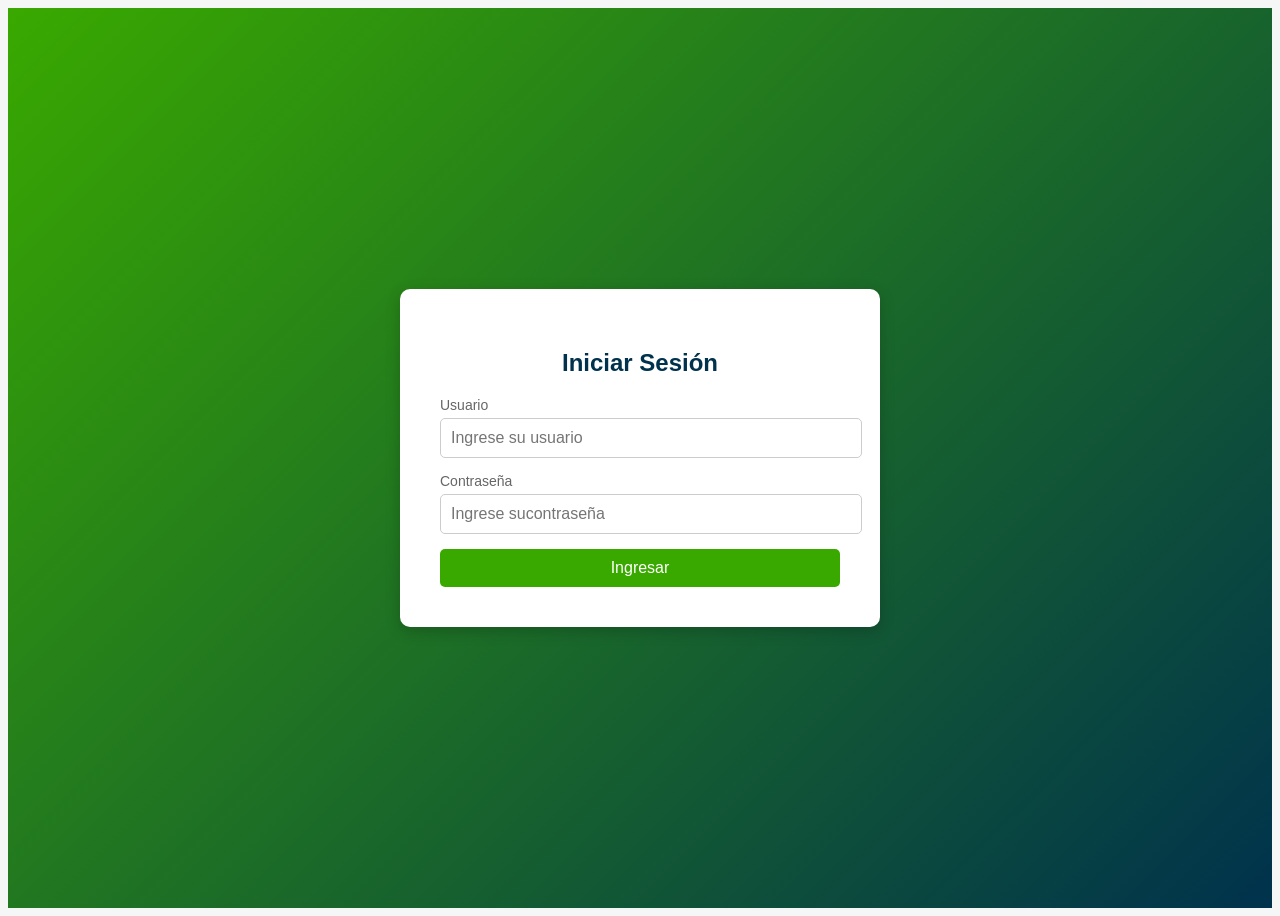
<file: index.html>
<!DOCTYPE html>
<html lang="es">
<head>
<meta charset="UTF-8">
<meta name="viewport" content="width=device-width, initial-scale=1.0">
<title>Login - SENA</title>
<link rel="stylesheet" href="estilo.css">
</head>
<body>
<div class="login-container">
<div class="login-box">
<h2>Iniciar Sesión</h2>
<form id="loginForm">
<div class="input-group">
<label for="usuario">Usuario</label>
<input type="text" id="usuario" required placeholder="Ingrese su usuario">
</div>
<div class="input-group">
<label for="password">Contraseña</label>
<input type="password" id="password" required placeholder="Ingrese su

contraseña">
</div>
<button type="submit" class="btn-login">Ingresar</button>
<p id="errorMsg" class="error-msg">Usuario o contraseña incorrectos</p>
</form>
</div>
</div>
<script src="script.js"></script>

</body>
</html>
</file>
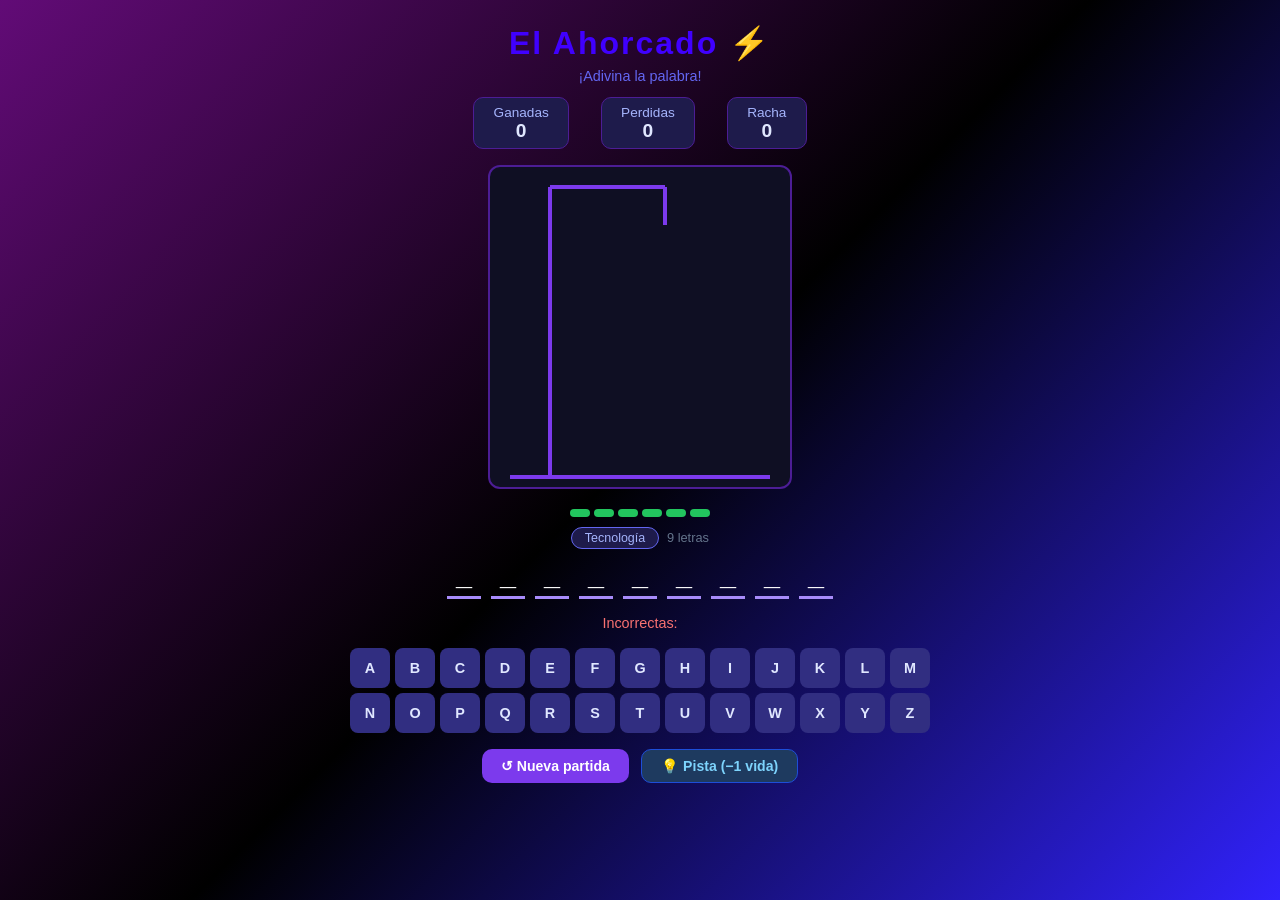
<file: Ahorcado/index.html>
<!DOCTYPE html>
<html lang="es">
<head>
  <meta charset="UTF-8">
  <meta name="viewport" content="width=device-width, initial-scale=1.0">
  <title>Juego del Ahorcado</title>
<link rel="stylesheet" href="estilo.css">
</head>

  <body>
  <div id="juego">
    <h1>El Ahorcado ⚡</h1>
    <p class="subtitulo" id="subtitulo">¡Adivina la palabra!</p>
    <div class="marcador">
      <div class="marca">Ganadas<span id="cntGanadas">0</span></div>
      <div class="marca">Perdidas<span id="cntPerdidas">0</span></div>
      <div class="marca">Racha<span id="cntRacha">0</span></div>
    </div>
    <canvas id="lienzo" width="300" height="320"></canvas>
    <div class="vida-bar" id="vidaBar"></div>
    <div class="info-palabra">
      <span class="categoria-badge" id="categoriaLabel">Categoría</span>
      <span style="color:#64748b;font-size:.8rem" id="longPalabra"></span>
    </div>
    <div id="palabraDisplay"></div>
    <p id="incorrectas">Incorrectas: <span id="listaIncorrectas"></span></p>
    <div id="teclado"></div>
    <div class="botones-accion">
      <button class="btn btn-reiniciar" onclick="iniciarJuego()">↺ Nueva partida</button>
      <button class="btn btn-pista" id="btnPista" onclick="darPista()">💡 Pista (−1 vida)</button>
    </div>
    <div id="mensaje"></div>
  </div>
  

  <script src="script.js"> 
    // — Siguiente paso: añadiremos el CSS —
  </script>
</body>
</html>
</file>
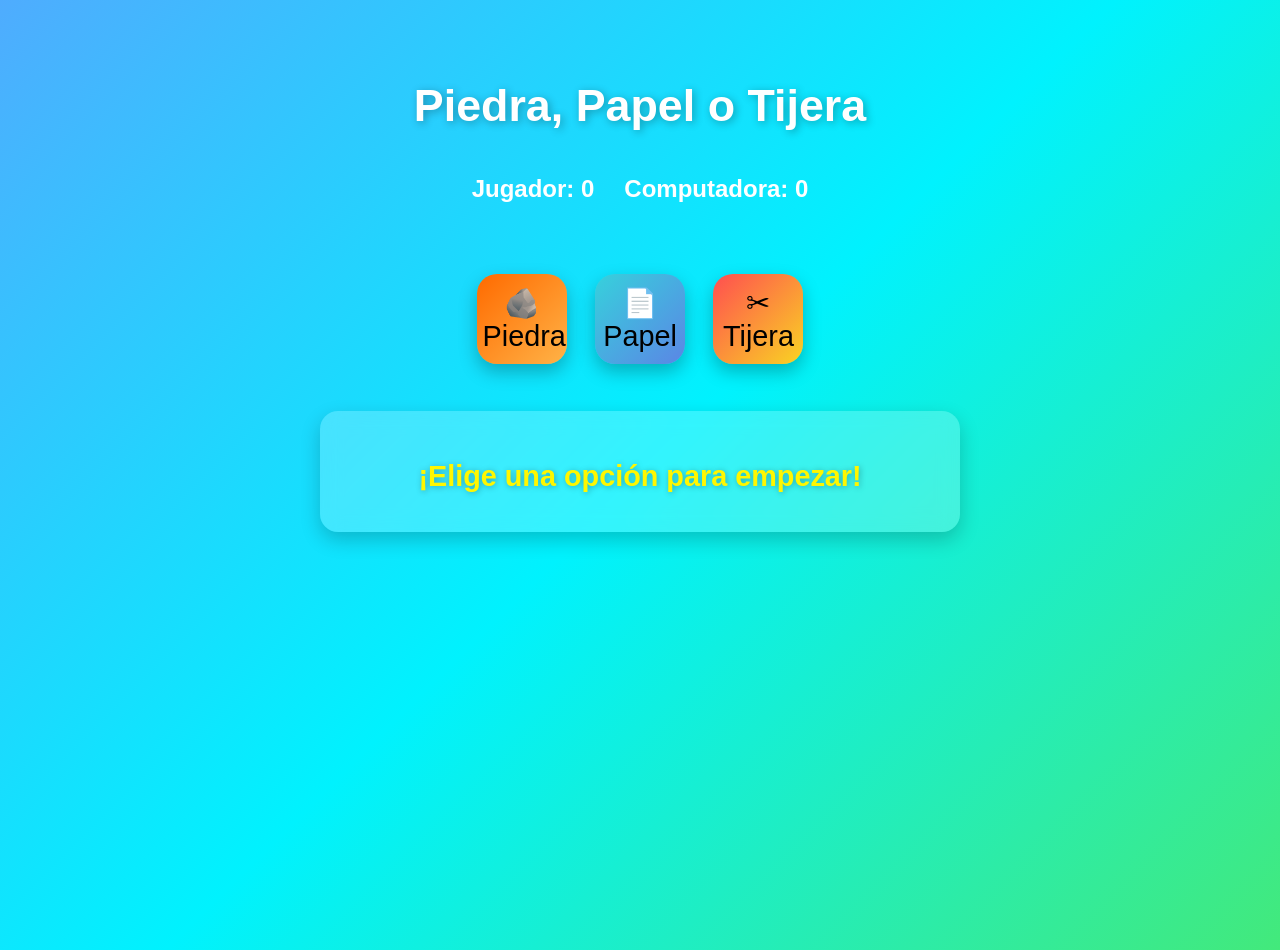
<file: piedra papel tijera/index.html>
<!DOCTYPE html>
<html lang="es">
<head>
  <meta charset="UTF-8">
  <title>Piedra, Papel o Tijera</title>
  <link rel="stylesheet" href="style.css"> <!-- importa los estilos -->
</head>
<body>
  <h1>Piedra, Papel o Tijera</h1>

  <!-- ZONA 1: Marcador de puntos -->
  <div class="marcador">
    <p>Jugador: <span id="puntos-jugador">0</span></p>
    <p>Computadora: <span id="puntos-computadora">0</span></p>
  </div>

  <!-- ZONA 2: Botones de elección -->
  <div class="opciones">
    <button class="boton-opcion" id="piedra">🪨 Piedra</button>
    <button class="boton-opcion" id="papel">📄 Papel</button>
    <button class="boton-opcion" id="tijera">✂ Tijera</button>
  </div>

  <!-- ZONA 3: Área de resultado -->
  <div class="resultado">
    <p id="mensaje">¡Elige una opción para empezar!</p>
    <p id="elecciones"></p>
  </div>

  <script src="script.js"></script> <!-- siempre al final del body -->
</body>
</html>
</file>
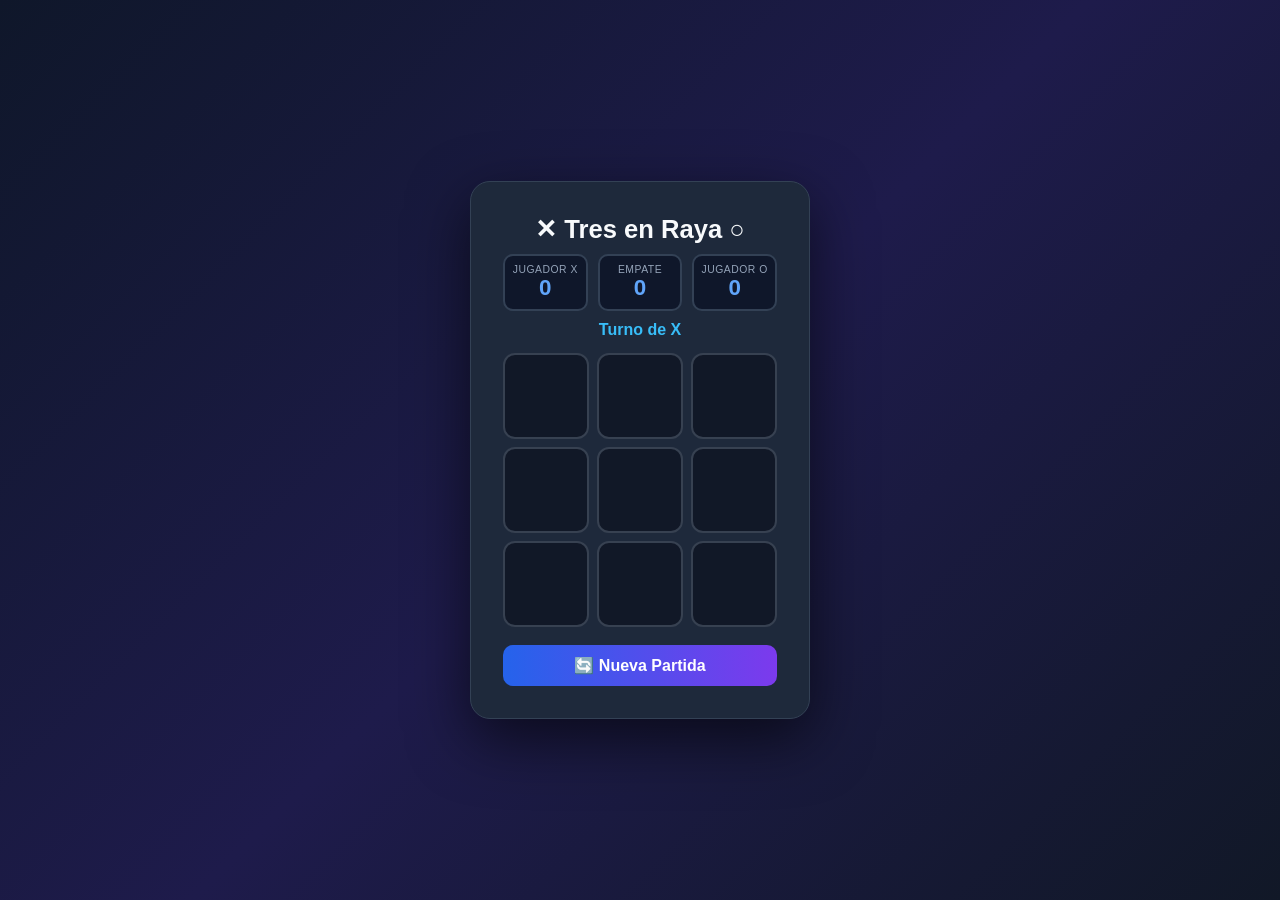
<file: tres en raya/index.html>
<!DOCTYPE html>
<html lang="es">
<head>
<meta charset="UTF-8">
<title>Tres en Raya</title>
<link rel="stylesheet" href="estilo.css">
</head>
<body>
<div class="game">
  <h1>✕ Tres en Raya ○</h1>
  <div class="scoreboard">
    <div class="score-box"><div class="lbl">Jugador X</div><div class="val" id="sx">0</div></div>
    <div class="score-box"><div class="lbl">Empate</div><div class="val" id="se">0</div></div>
    <div class="score-box"><div class="lbl">Jugador O</div><div class="val" id="so">0</div></div>
  </div>
  <p id="status">Turno de X</p>
  <div id="board">
    <div class="cell" data-index="0"></div><div class="cell" data-index="1"></div><div class="cell" data-index="2"></div>
    <div class="cell" data-index="3"></div><div class="cell" data-index="4"></div><div class="cell" data-index="5"></div>
    <div class="cell" data-index="6"></div><div class="cell" data-index="7"></div><div class="cell" data-index="8"></div>
  </div>
  <button id="restart">🔄 Nueva Partida</button>
</div>
<script src="script.js">
</script></body></html>
</file>
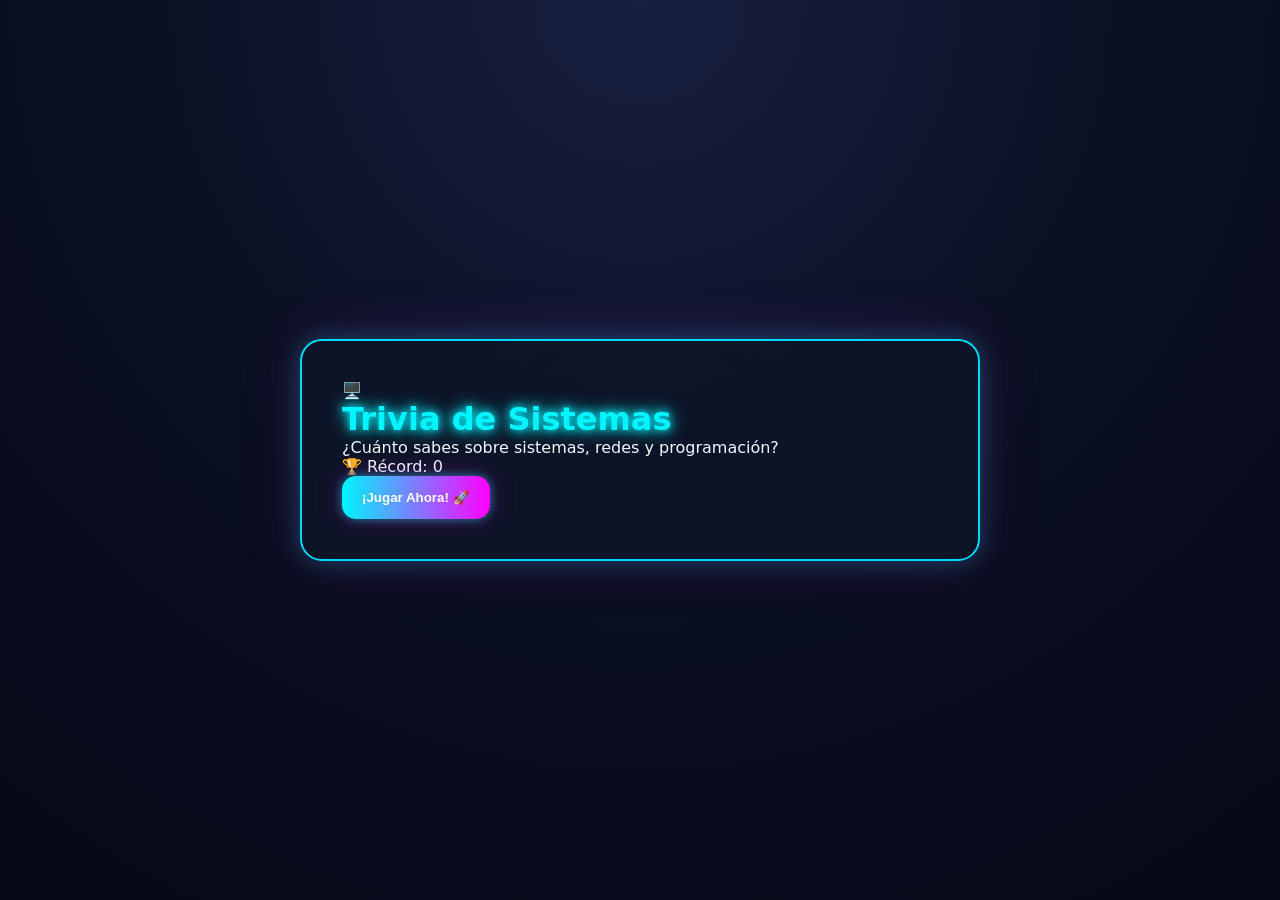
<file: trivia/index.html>
<!DOCTYPE html>
<html lang="es">
<head>
    <meta charset="UTF-8">
    <meta name="viewport" content="width=device-width, initial-scale=1.0">
    <title>Trivia de Sistemas</title>
    <link rel="stylesheet" href="style.css">
</head>

<body>

<div id="app">

    <!-- ===================== -->
    <!-- PANTALLA DE INICIO -->
    <!-- ===================== -->

    <div id="pantalla-inicio" class="pantalla">

        <div class="emoji-big">🖥️</div>

        <h1>Trivia de Sistemas</h1>

        <p>
            ¿Cuánto sabes sobre sistemas, redes y programación?
        </p>

        <div class="record">
            🏆 Récord:
            <span id="record-display">0</span>
        </div>

        <button id="btn-iniciar" onclick="iniciarJuego()">
            ¡Jugar Ahora! 🚀
        </button>

    </div>

    <!-- ===================== -->
    <!-- PANTALLA DEL JUEGO -->
    <!-- ===================== -->

    <div id="pantalla-juego" class="pantalla oculto">

        <div class="barra-top">

            <div class="progreso-texto">
                Pregunta
                <span id="num-actual">1</span>
                de
                <span id="total-preguntas">10</span>
            </div>

            <div class="puntaje-badge">
                ⭐
                <span id="puntaje-actual">0</span>
            </div>

        </div>

        <div class="barra-progreso">
            <div id="barra-fill"></div>
        </div>

        <div id="temporizador">
            ⏱
            <span id="tiempo">15</span>s
        </div>

        <div id="categoria" class="categoria-chip"></div>

        <div id="pregunta-texto" class="pregunta"></div>

        <div id="opciones" class="opciones-grid"></div>

        <div id="feedback" class="feedback oculto"></div>

        <button
            id="btn-siguiente"
            class="oculto"
            onclick="siguientePregunta()">

            Siguiente →

        </button>

    </div>

    <!-- ===================== -->
    <!-- RESULTADOS -->
    <!-- ===================== -->

    <div id="pantalla-resultado" class="pantalla oculto">

        <div id="resultado-emoji">🏆</div>

        <h2>¡Juego Terminado!</h2>

        <div class="puntaje-final">

            <span id="puntaje-final">0</span>

            <small> puntos</small>

        </div>

        <p id="mensaje-resultado"></p>

        <div class="record">

            🏆 Récord:

            <span id="record-display-final">0</span>

        </div>

        <button onclick="reiniciarJuego()">

            Jugar de Nuevo 🔄

        </button>

    </div>

</div>

<script src="script.js"></script>

</body>
</html>
</file>
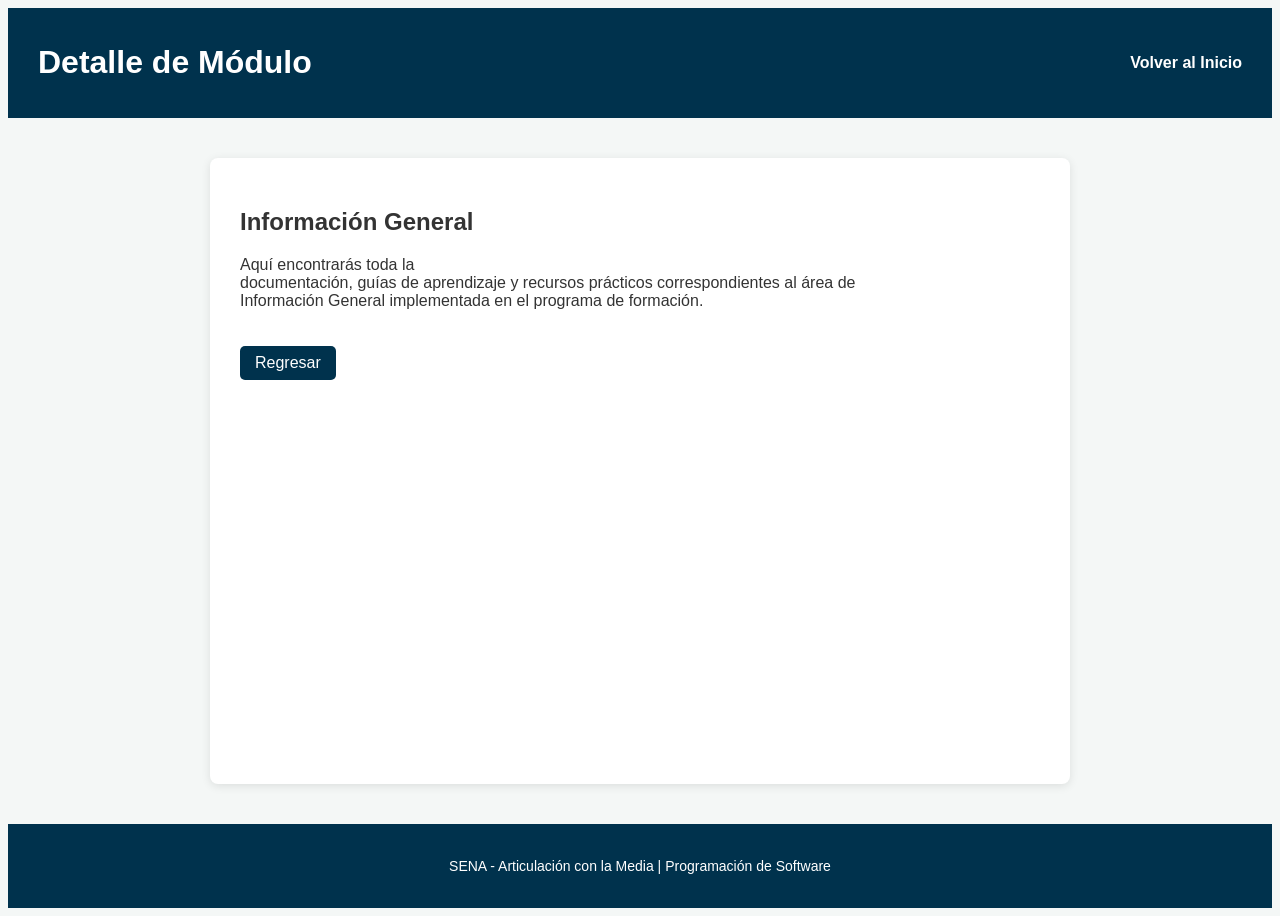
<file: detalle.html>
<!DOCTYPE html>
<html lang="es">
<head>
<meta charset="UTF-8">
<meta name="viewport" content="width=device-width, initial-scale=1.0">
<title>Detalle del Módulo</title>
<link rel="stylesheet" href="estilo.css">
</head>
<body style="display: flex; flex-direction: column;">
<header>
<h1>Detalle de Módulo</h1>
<nav>
<ul class="nav-menu">
<li><a href="principal.html">Volver al Inicio</a></li>
</ul>
</nav>
</header>
<div class="detalle-container">
<h2 id="tituloDetalle">Cargando...</h2>
<p id="textoDetalle">Información detallada sobre el módulo seleccionado...</p>
<a href="principal.html" class="btn-volver">Regresar</a>
</div>
<footer>
<p>SENA - Articulación con la Media | Programación de Software</p>
</footer>
<script src="script.js">
</script>

<script>
// Función específica para pintar la información según la tarjeta que se hizo clic
window.onload = function() {
const modulo = localStorage.getItem('moduloSeleccionado') || 'Información General';
document.getElementById('tituloDetalle').innerText = modulo;
document.getElementById('textoDetalle').innerText = `Aquí encontrarás toda la
documentación, guías de aprendizaje y recursos prácticos correspondientes al área de
${modulo} implementada en el programa de formación.`;
}
</script>
</body>
</html>
</file>
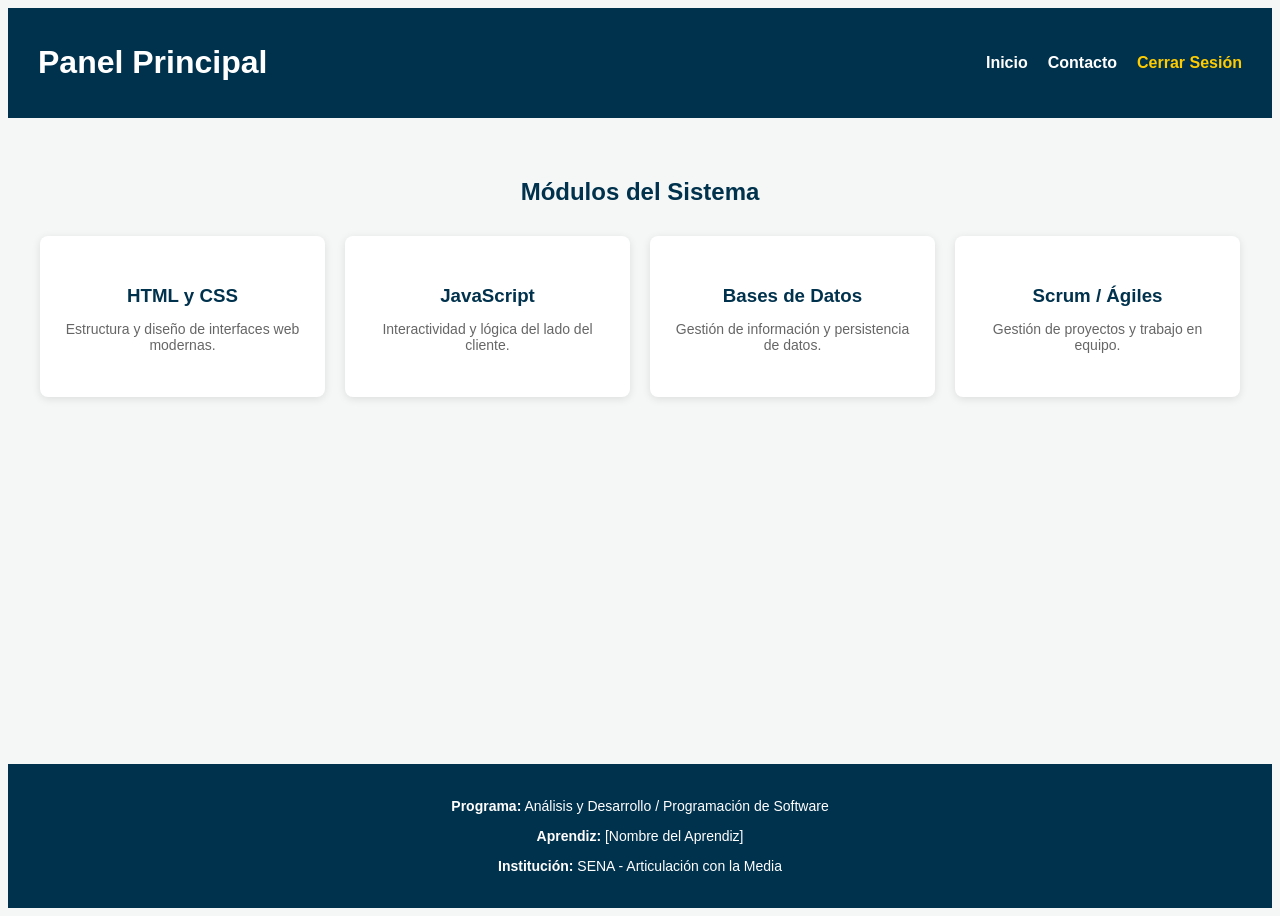
<file: principal.html>
<!DOCTYPE html>
<html lang="es">
<head>
<meta charset="UTF-8">
<meta name="viewport" content="width=device-width, initial-scale=1.0">
<title>Página Principal - Programación de Software</title>
<link rel="stylesheet" href="estilo.css">
</head>
<body>
<!-- Menú Superior -->
<header>
<h1>Panel Principal</h1>
<nav>
<ul class="nav-menu">
<li><a href="principal.html">Inicio</a></li>
<li><a href="#contacto">Contacto</a></li>
<li><a href="index.html" style="color: #ffcc00;">Cerrar Sesión</a></li>
</ul>
</nav>
</header>
<!-- Contenido con la Grilla de 4 tarjetas -->
<div class="main-content">
<h2>Módulos del Sistema</h2>
<div class="grid-tarjetas">
<div class="tarjeta" onclick="cargarDetalle('HTML y CSS')">
<h3>HTML y CSS</h3>
<p>Estructura y diseño de interfaces web modernas.</p>
</div>
<div class="tarjeta" onclick="cargarDetalle('JavaScript')">
<h3>JavaScript</h3>
<p>Interactividad y lógica del lado del cliente.</p>
</div>
<div class="tarjeta" onclick="cargarDetalle('Bases de Datos')">
<h3>Bases de Datos</h3>
<p>Gestión de información y persistencia de datos.</p>
</div>
<div class="tarjeta" onclick="cargarDetalle('Metodologías Ágiles')">
<h3>Scrum / Ágiles</h3>
<p>Gestión de proyectos y trabajo en equipo.</p>
</div>

</div>
</div>
<!-- Pie de página con datos institucionales -->
<footer>
<p><strong>Programa:</strong> Análisis y Desarrollo / Programación de Software</p>
<p><strong>Aprendiz:</strong> [Nombre del Aprendiz]</p>
<p><strong>Institución:</strong> SENA - Articulación con la Media</p>
</footer>
<script src="script.js"></script>
</body>
</html>
</file>
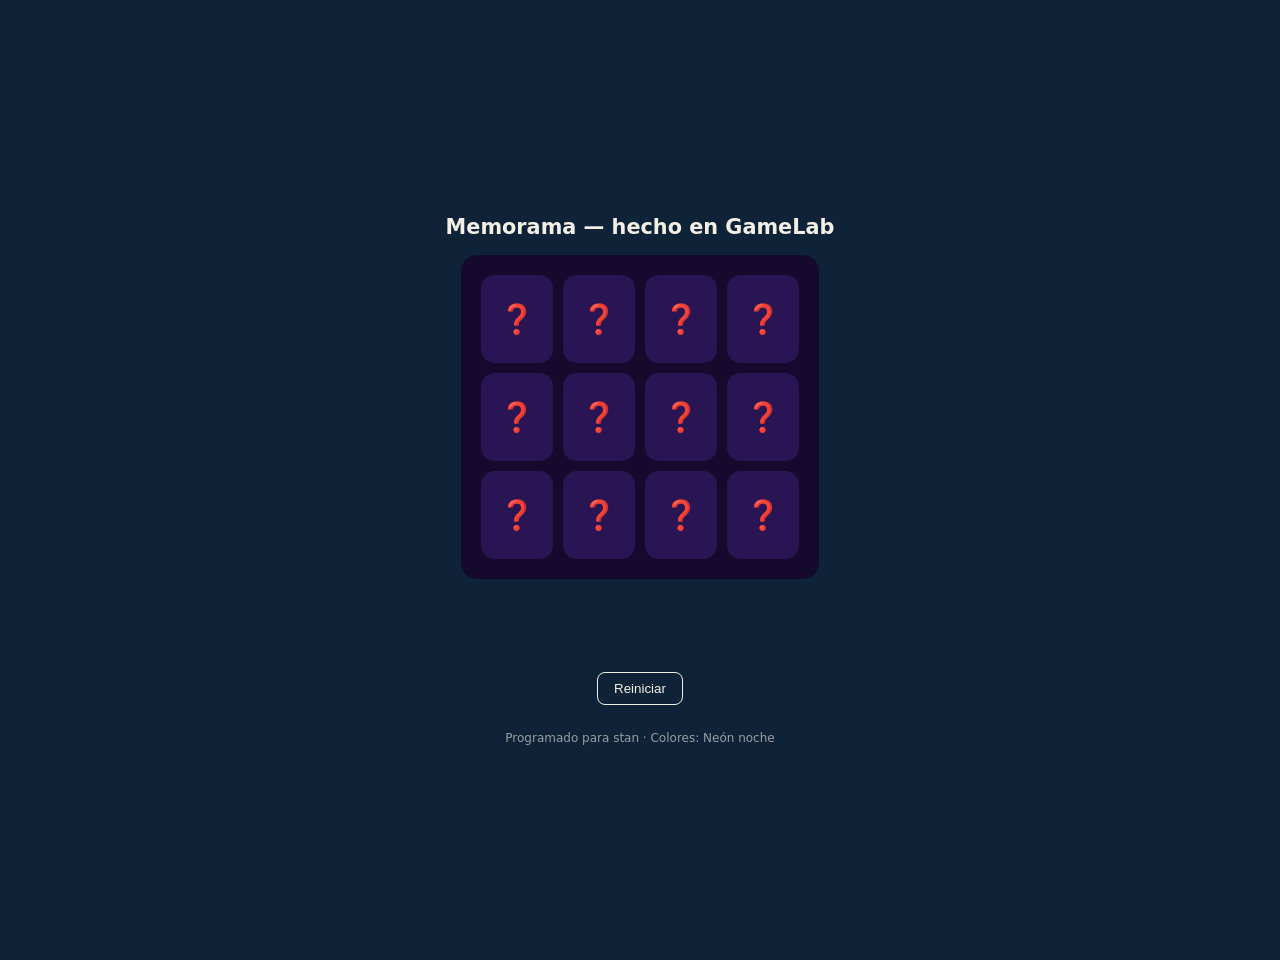
<file: memorama/memorama-stan.html>
<!DOCTYPE html>
<html lang="es">
<head>
<meta charset="UTF-8">
<meta name="viewport" content="width=device-width, initial-scale=1.0">
<title>Memorama · GameLab</title>
<style>
  body{
    margin:0; min-height:100vh; display:flex; flex-direction:column; align-items:center; justify-content:center; gap:16px;
    font-family:system-ui, sans-serif; background:#0e2338; color:#F4EFE4; padding:30px;
  }
  h1{font-size:1.3rem; margin:0;}
  #status{min-height:1.4em; font-weight:bold; color:#F4EFE4;}
  footer{font-size:0.75rem; opacity:0.6; margin-top:10px;}
  button.reset{
    margin-top:6px; padding:8px 16px; border-radius:8px; border:1.5px solid #F4EFE4; background:transparent; color:#F4EFE4; cursor:pointer;
  }
  .board{
  display:grid;
  grid-template-columns:repeat(4,1fr);
  gap:10px;
  background:#150a2e;
  padding:20px;
  border-radius:16px;
}
.card{
  width:72px; height:88px;
  background:#2a1554;
  color:#7CF9C4;
  border:none;
  border-radius:14px;
  font-size:1.8rem;
  cursor:pointer;
}
.card.flipped, .card.matched{ background:#fffdf8; color:#16222D; }
</style>
</head>
<body>
  <h1>Memorama — hecho en GameLab</h1>
  <div id="board" class="board"></div>
<p id="status"></p>
  <button class="reset" onclick="location.reload()">Reiniciar</button>
  <footer>Programado para stan · Colores: Neón noche</footer>
<script>
const icons = ["🍀","🌙","🔥","⭐","🌊","🍎"];
let deck = shuffle(icons.concat(icons))
  .map((icon, id) => ({ id, icon, matched:false }));
let flipped = [];
let lock = false;

function shuffle(arr){
  const a = arr.slice();
  for(let i = a.length - 1; i > 0; i--){
    const j = Math.floor(Math.random() * (i + 1));
    [a[i], a[j]] = [a[j], a[i]];
  }
  return a;
}

function flipCard(id){
  if(lock) return;
  const card = deck.find(c => c.id === id);
  if(card.matched || flipped.includes(id)) return;

  flipped.push(id);
  render();

  if(flipped.length === 2){
    lock = true;
    const [a, b] = flipped.map(fid => deck.find(c => c.id === fid));
    setTimeout(() => {
      if(a.icon === b.icon){ a.matched = true; b.matched = true; }
      flipped = [];
      lock = false;
      render();
      if(deck.every(c => c.matched)){
        document.getElementById("status").textContent = "¡Completaste el tablero!";
      }
    }, 700);
  }
}

function render(){
  const el = document.getElementById("board");
  el.innerHTML = "";
  deck.forEach(card => {
    const btn = document.createElement("button");
    const shown = card.matched || flipped.includes(card.id);
    btn.className = "card" + (card.matched ? " matched" : (shown ? " flipped" : ""));
    btn.textContent = shown ? card.icon : "❓";
    btn.onclick = () => flipCard(card.id);
    el.appendChild(btn);
  });
}
render();
</script>
</body>
</html>
</file>
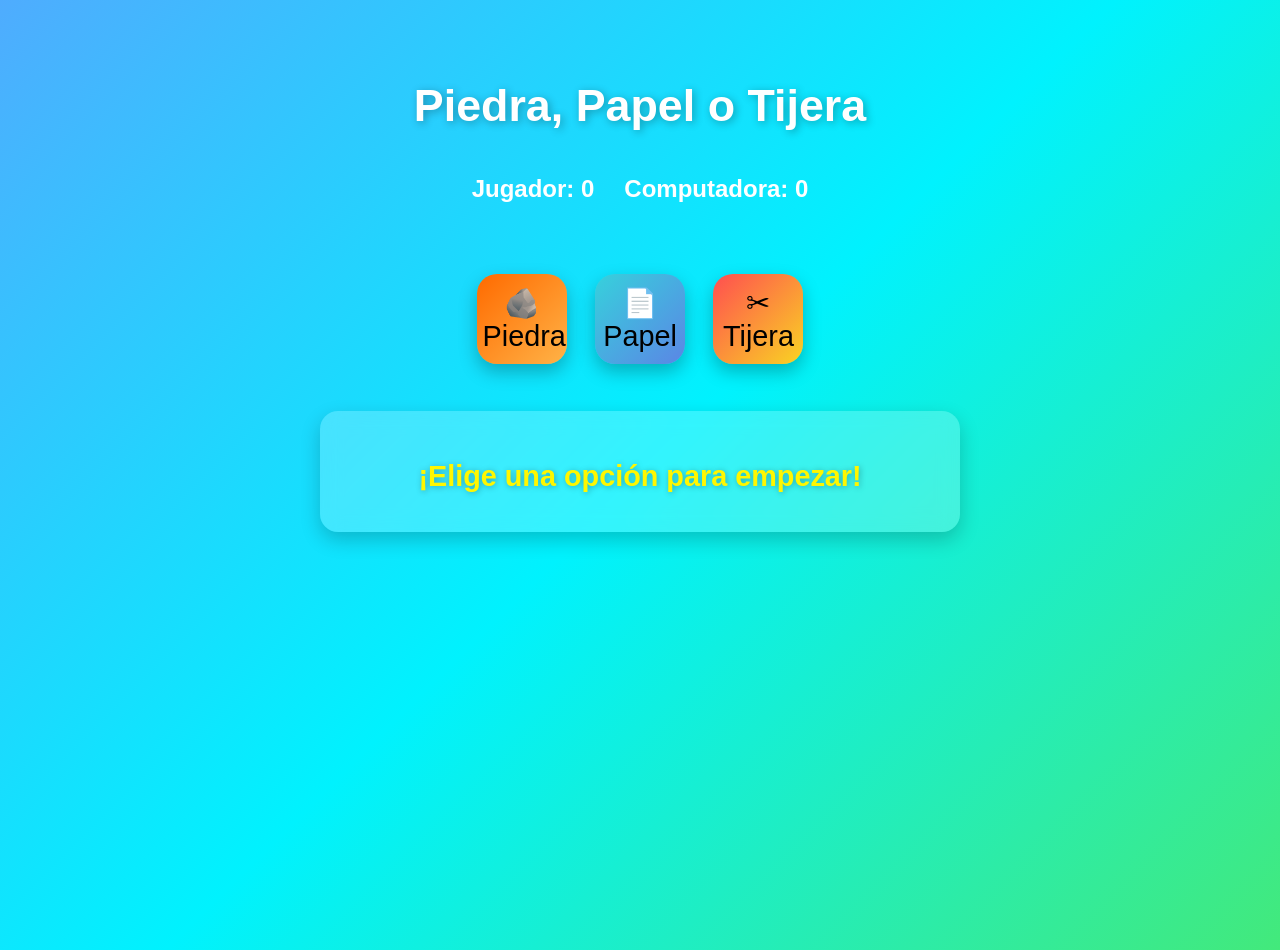
<file: piedra papel tijera/ppt.html>
<!DOCTYPE html>
<html lang="es">
<head>
  <meta charset="UTF-8">
  <title>Piedra, Papel o Tijera</title>
  <link rel="stylesheet" href="ppt.css"> <!-- importa los estilos -->
</head>
<body>
  <h1>Piedra, Papel o Tijera</h1>

  <!-- ZONA 1: Marcador de puntos -->
  <div class="marcador">
    <p>Jugador: <span id="puntos-jugador">0</span></p>
    <p>Computadora: <span id="puntos-computadora">0</span></p>
  </div>

  <!-- ZONA 2: Botones de elección -->
  <div class="opciones">
    <button class="boton-opcion" id="piedra">🪨 Piedra</button>
    <button class="boton-opcion" id="papel">📄 Papel</button>
    <button class="boton-opcion" id="tijera">✂ Tijera</button>
  </div>

  <!-- ZONA 3: Área de resultado -->
  <div class="resultado">
    <p id="mensaje">¡Elige una opción para empezar!</p>
    <p id="elecciones"></p>
  </div>

  <script src="ppt.js"></script> <!-- siempre al final del body -->
</body>
</html>
</file>
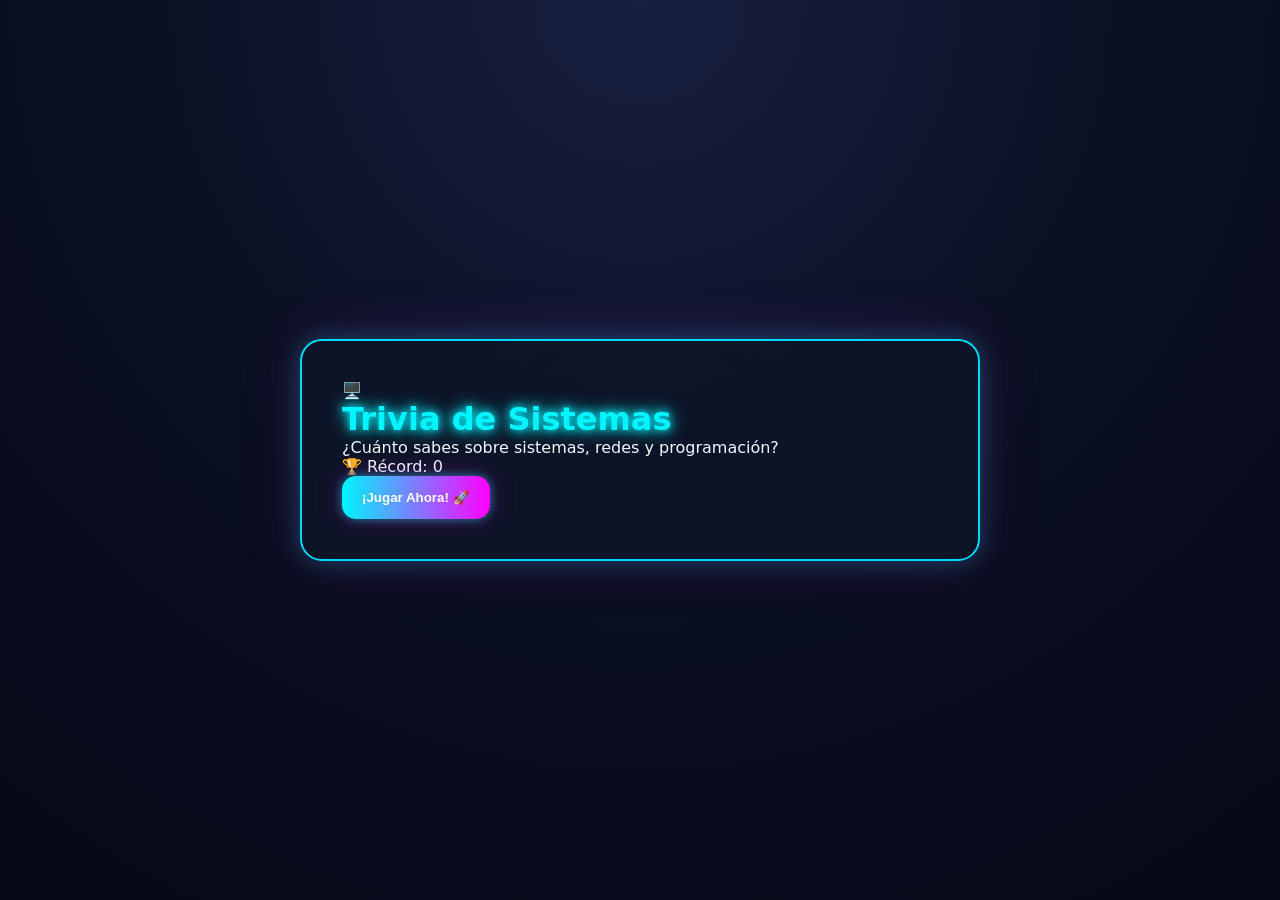
<file: trivia/trivia.html>
<!DOCTYPE html>
<html lang="es">
<head>
    <meta charset="UTF-8">
    <meta name="viewport" content="width=device-width, initial-scale=1.0">
    <title>Trivia de Sistemas</title>
    <link rel="stylesheet" href="style.css">
</head>

<body>

<div id="app">

    <!-- ===================== -->
    <!-- PANTALLA DE INICIO -->
    <!-- ===================== -->

    <div id="pantalla-inicio" class="pantalla">

        <div class="emoji-big">🖥️</div>

        <h1>Trivia de Sistemas</h1>

        <p>
            ¿Cuánto sabes sobre sistemas, redes y programación?
        </p>

        <div class="record">
            🏆 Récord:
            <span id="record-display">0</span>
        </div>

        <button id="btn-iniciar" onclick="iniciarJuego()">
            ¡Jugar Ahora! 🚀
        </button>

    </div>

    <!-- ===================== -->
    <!-- PANTALLA DEL JUEGO -->
    <!-- ===================== -->

    <div id="pantalla-juego" class="pantalla oculto">

        <div class="barra-top">

            <div class="progreso-texto">
                Pregunta
                <span id="num-actual">1</span>
                de
                <span id="total-preguntas">10</span>
            </div>

            <div class="puntaje-badge">
                ⭐
                <span id="puntaje-actual">0</span>
            </div>

        </div>

        <div class="barra-progreso">
            <div id="barra-fill"></div>
        </div>

        <div id="temporizador">
            ⏱
            <span id="tiempo">15</span>s
        </div>

        <div id="categoria" class="categoria-chip"></div>

        <div id="pregunta-texto" class="pregunta"></div>

        <div id="opciones" class="opciones-grid"></div>

        <div id="feedback" class="feedback oculto"></div>

        <button
            id="btn-siguiente"
            class="oculto"
            onclick="siguientePregunta()">

            Siguiente →

        </button>

    </div>

    <!-- ===================== -->
    <!-- RESULTADOS -->
    <!-- ===================== -->

    <div id="pantalla-resultado" class="pantalla oculto">

        <div id="resultado-emoji">🏆</div>

        <h2>¡Juego Terminado!</h2>

        <div class="puntaje-final">

            <span id="puntaje-final">0</span>

            <small> puntos</small>

        </div>

        <p id="mensaje-resultado"></p>

        <div class="record">

            🏆 Récord:

            <span id="record-display-final">0</span>

        </div>

        <button onclick="reiniciarJuego()">

            Jugar de Nuevo 🔄

        </button>

    </div>

</div>

<script src="script.js"></script>

</body>
</html>
</file>
<file: estilo.css>
body {
    
    padding: 0;
    box-sizing: border-box;
    font-family: 'Segoe UI', Tahoma, Geneva, Verdana, sans-serif;
}
    body {
    background-color: #f4f7f6;
    color: #333;
    display: flex;
    flex-direction: column;
    min-height: 100vh;
    }
    /* --- Estilos para el Login (index.html) --- */
    .login-container {
    display: flex;
    justify-content: center;
    align-items: center;
    height: 100vh;
    background: linear-gradient(135deg, #39A900, #00324D);
    }
    .login-box {
    background: white;
    padding: 40px;
    border-radius: 10px;
    
    box-shadow: 0 4px 15px rgba(0,0,0,0.2);
    width: 100%;
    max-width: 400px;
    text-align: center;
    }
    .login-box h2 {
    margin-bottom: 20px;
    color: #00324D;
    }
    .input-group {
    margin-bottom: 15px;
    text-align: left;
    }
    .input-group label {
    display: block;
    margin-bottom: 5px;
    font-size: 14px;
    color: #666;
    }
    .input-group input {
    width: 100%;
    padding: 10px;
    border: 1px solid #ccc;
    border-radius: 5px;
    font-size: 16px;
    }
    .btn-login {
    width: 100%;
    padding: 10px;
    background-color: #39A900;
    border: none;
    color: white;
    font-size: 16px;
    border-radius: 5px;
    cursor: pointer;
    transition: background 0.3s;
    }
    .btn-login:hover {
    background-color: #2e8600;
    }
    .error-msg {
    
    color: red;
    font-size: 14px;
    margin-top: 10px;
    display: none;
    }
    /* --- Estilos para la Página Principal (principal.html) --- */
    header {
    background-color: #00324D;
    color: white;
    padding: 15px 30px;
    display: flex;
    justify-content: space-between;
    align-items: center;
    }
    .nav-menu {
    list-style: none;
    display: flex;
    gap: 20px;
    }
    .nav-menu li a {
    color: white;
    text-decoration: none;
    font-weight: 600;
    transition: color 0.3s;
    }
    .nav-menu li a:hover {
    color: #39A900;
    }
    .main-content {
    flex: 1;
    padding: 40px 20px;
    max-width: 1200px;
    margin: 0 auto;
    width: 100%;
    }
    .main-content h2 {
    text-align: center;
    margin-bottom: 30px;
    color: #00324D;
    }
    /* Grilla de 4 tarjetas */
    
    .grid-tarjetas {
    display: grid;
    grid-template-columns: repeat(auto-fit, minmax(220px, 1fr));
    gap: 20px;
    }
    .tarjeta {
    background: white;
    border-radius: 8px;
    overflow: hidden;
    box-shadow: 0 2px 8px rgba(0,0,0,0.1);
    cursor: pointer;
    transition: transform 0.3s, box-shadow 0.3s;
    text-align: center;
    padding: 30px 20px;
    }
    .tarjeta:hover {
    transform: translateY(-5px);
    box-shadow: 0 6px 15px rgba(0,0,0,0.15);
    }
    .tarjeta h3 {
    color: #00324D;
    margin-bottom: 10px;
    }
    .tarjeta p {
    color: #666;
    font-size: 14px;
    }
    /* --- Footer --- */
    footer {
    background-color: #00324D;
    color: white;
    text-align: center;
    padding: 20px;
    font-size: 14px;
    margin-top: auto;
    }
    /* --- Estilos para la página de detalle (detalle.html) --- */
    .detalle-container {
    max-width: 800px;
    margin: 40px auto;
    background: white;
    padding: 30px;
    
    border-radius: 8px;
    box-shadow: 0 2px 10px rgba(0,0,0,0.1);
    flex: 1;
    width: 100%;
    }
    .btn-volver {
    display: inline-block;
    margin-top: 20px;
    padding: 8px 15px;
    background-color: #00324D;
    color: white;text-decoration: none;
    border-radius: 5px;
}
</file>
<file: Ahorcado/estilo.css>
*{box-sizing:border-box;margin:0;padding:0}
    body{background:linear-gradient(135deg,#620b77,#000000,#3122fc);color:#eee;font-family:'Segoe UI',sans-serif;
      display:flex;justify-content:center;min-height:100vh;padding:1.5rem 1rem}
    #juego{text-align:center;max-width:580px;width:100%}
    h1{font-size:2rem;color:#4000ff;letter-spacing:2px;margin-bottom:.4rem}
    .subtitulo{color:#6366f1;font-size:.9rem;margin-bottom:.8rem}
    .marcador{display:flex;justify-content:center;gap:2rem;margin-bottom:1rem}
    .marca{background:#1e1b4b;border:1px solid #4c1d95;border-radius:10px;
      padding:.4rem 1.2rem;font-size:.85rem;color:#a5b4fc}
    .marca span{display:block;font-size:1.2rem;font-weight:800;color:#e0e7ff}
    #lienzo{background:#0f0f23;border:2px solid #4c1d95;border-radius:12px;margin-bottom:1rem;
      transition:border-color .4s,box-shadow .4s}
    #lienzo.gano{border-color:#22c55e;box-shadow:0 0 20px #22c55e44}
    #lienzo.perdio{border-color:#1100ff;box-shadow:0 0 20px #ef444444}
    .info-palabra{display:flex;justify-content:center;align-items:center;gap:.5rem;margin-bottom:.6rem}
    .categoria-badge{background:#1e1b4b;border:1px solid #6366f1;border-radius:99px;
      padding:.2rem .8rem;font-size:.78rem;color:#a5b4fc}
    #palabraDisplay{display:flex;justify-content:center;gap:10px;flex-wrap:wrap;margin-bottom:1rem}
    .letra-slot{font-size:1.8rem;font-weight:700;min-width:34px;text-align:center;
      border-bottom:3px solid #a78bfa;padding-bottom:4px;color:#fff;transition:color .3s}
    .letra-slot.nueva{animation:pop .3s ease}
    @keyframes pop{0%{transform:scale(1.5);color:#3c00f0}100%{transform:scale(1);color:#fff}}
    #incorrectas{color:#f87171;margin-bottom:.8rem;font-size:.9rem;min-height:1.3rem}
    #erroresInfo{color:#94a3b8;font-size:.82rem;margin-bottom:.5rem}
    #teclado{display:flex;flex-wrap:wrap;justify-content:center;gap:5px;margin-bottom:1rem}
    .tecla{width:40px;height:40px;border-radius:8px;border:none;background:#312e81;
      color:#e0e7ff;font-size:.9rem;font-weight:700;cursor:pointer;transition:background .15s,transform .1s}
    .tecla:hover:not(.usada){background:#4c1d95;transform:translateY(-2px)}
    .tecla.correcto{background:#0400ff;color:#fff}
    .tecla.incorrecto{background:#660b0b;color:#fff}
    .tecla.usada{cursor:default;opacity:.65}
    .botones-accion{display:flex;gap:.75rem;justify-content:center;margin-bottom:.8rem}
    .btn{padding:.5rem 1.2rem;border-radius:10px;border:none;font-size:.88rem;
      font-weight:700;cursor:pointer;transition:background .2s}
    .btn-reiniciar{background:#7c3aed;color:#fff}
    .btn-reiniciar:hover{background:#6d28d9}
    .btn-pista{background:#1e3a5f;color:#7dd3fc;border:1px solid #1d4ed8}
    .btn-pista:hover{background:#1d4ed8;color:#fff}
    .btn-pista:disabled{opacity:.3;cursor:default}
    #mensaje{font-size:1.4rem;font-weight:800;min-height:1.8rem;letter-spacing:1px}
    #mensaje.gano{color:#4ade80;animation:aparecer .5s ease}
    #mensaje.perdio{color:#f87171;animation:aparecer .5s ease}
    @keyframes aparecer{from{opacity:0;transform:scale(.7)}to{opacity:1;transform:scale(1)}}
    .vida-bar{display:flex;justify-content:center;gap:4px;margin-bottom:.6rem}
    .vida{width:20px;height:8px;border-radius:99px;background:#ef4444;transition:background .3s}
    .vida.activa{background:#22c55e}
</file>
<file: piedra papel tijera/style.css>
/* ── Estilos generales ── */
body {
    font-family: 'Segoe UI', Tahoma, sans-serif;
    text-align: center;
    background: linear-gradient(135deg, #4facfe, #00f2fe, #43e97b);
    background-size: cover;
    color: #ffffff;
    padding-top: 50px;
    min-height: 100vh;
    margin: 0;
}

/* ── Título ── */
h1 {
    font-size: 2.8rem;
    color: #fff;
    text-shadow: 2px 2px 8px rgba(0,0,0,.3);
    margin-bottom: 20px;
}

/* ── Marcador ── */
.marcador {
    display: flex;
    justify-content: center;
    gap: 30px;
    font-size: 1.5rem;
    font-weight: bold;
    margin-bottom: 30px;
}

.marcador div {
    background: rgba(255,255,255,.2);
    backdrop-filter: blur(8px);
    padding: 15px 25px;
    border-radius: 15px;
    box-shadow: 0 8px 20px rgba(0,0,0,.2);
}

/* ── Contenedor de botones ── */
.opciones {
    margin: 35px 0;
}

/* ── Botones ── */
.boton-opcion {
    font-size: 1.8rem;
    width: 90px;
    height: 90px;
    margin: 12px;
    border: none;
    border-radius: 20px;
    cursor: pointer;
    background: linear-gradient(135deg, #ff9a9e, #fad0c4);
    box-shadow: 0 8px 18px rgba(0,0,0,.25);
    transition: all .3s ease;
}

/* Piedra */
#piedra {
    background: linear-gradient(135deg, #ff6a00, #ffb347);
}

/* Papel */
#papel {
    background: linear-gradient(135deg, #36d1dc, #5b86e5);
}

/* Tijera */
#tijera {
    background: linear-gradient(135deg, #ff4e50, #f9d423);
}

/* Hover */
.boton-opcion:hover {
    transform: scale(1.15) rotate(-5deg);
    box-shadow: 0 12px 25px rgba(0,0,0,.35);
}

/* Click */
.boton-opcion:active {
    transform: scale(.95);
}

/* ── Resultado ── */
.resultado {
    margin: 30px auto;
    max-width: 600px;
    background: rgba(255,255,255,.2);
    backdrop-filter: blur(10px);
    padding: 20px;
    border-radius: 18px;
    box-shadow: 0 8px 20px rgba(0,0,0,.2);
    font-size: 1.3rem;
    color: white;
}

/* ── Mensajes ── */
#mensaje {
    font-size: 1.8rem;
    font-weight: bold;
    color: #fff700;
    text-shadow: 1px 1px 6px rgba(0,0,0,.3);
    margin-bottom: 10px;
}

#elecciones {
    font-size: 1.2rem;
    color: #ffffff;
}
</file>
<file: tres en raya/estilo.css>
*{
  box-sizing:border-box;
  margin:0;
  padding:0;
}

body{
  font-family:'Segoe UI',sans-serif;
  display:flex;
  justify-content:center;
  align-items:center;
  min-height:100vh;
  background:linear-gradient(135deg,#0f172a,#1e1b4b,#111827);
}

.game{
  background:#1e293b;
  border:1px solid #334155;
  border-radius:20px;
  padding:2rem;
  box-shadow:0 20px 60px rgba(0,0,0,.6);
  text-align:center;
  max-width:340px;
  width:100%;
}

h1{
  font-size:1.6rem;
  font-weight:800;
  color:#f8fafc;
  margin-bottom:.5rem;
}

.scoreboard{
  display:flex;
  gap:10px;
  justify-content:center;
  margin:10px 0;
}

.score-box{
  flex:1;
  background:#0f172a;
  border:2px solid #334155;
  border-radius:10px;
  padding:8px 6px;
}

.score-box .lbl{
  font-size:.65rem;
  color:#94a3b8;
  text-transform:uppercase;
  letter-spacing:.5px;
}

.score-box .val{
  font-size:1.4rem;
  font-weight:800;
  color:#60a5fa;
}

#status{
  color:#38bdf8;
  font-weight:700;
  margin:10px 0;
  font-size:1rem;
  min-height:1.4em;
}

#board{
  display:grid;
  grid-template-columns:repeat(3,1fr);
  gap:8px;
  margin:10px 0;
}

.cell{
  aspect-ratio:1;
  background:#111827;
  border:2px solid #374151;
  border-radius:12px;
  display:grid;
  place-items:center;
  font-size:2rem;
  font-weight:800;
  cursor:pointer;
  transition:.2s;
  user-select:none;
  color:#fff;
}

.cell:hover:not(.taken){
  background:#1e3a8a;
  border-color:#60a5fa;
  transform:scale(1.05);
  box-shadow:0 0 12px rgba(96,165,250,.5);
}

.cell.x{
  color:#38bdf8;
  background:#082f49;
  border-color:#0ea5e9;
  text-shadow:0 0 10px #38bdf8;
}

.cell.o{
  color:#f472b6;
  background:#4a044e;
  border-color:#ec4899;
  text-shadow:0 0 10px #f472b6;
}

.cell.win{
  background:#14532d !important;
  border-color:#22c55e !important;
  color:#bbf7d0;
  box-shadow:0 0 15px #22c55e;
  animation:pulse .4s ease;
}

@keyframes pulse{
  0%,100%{
      transform:scale(1);
  }
  50%{
      transform:scale(1.08);
  }
}

#restart{
  width:100%;
  padding:.7rem;
  background:linear-gradient(90deg,#2563eb,#7c3aed);
  color:#fff;
  border:none;
  border-radius:10px;
  font-size:1rem;
  font-weight:700;
  cursor:pointer;
  margin-top:.5rem;
  transition:.25s;
}

#restart:hover{
  transform:translateY(-2px);
  box-shadow:0 0 15px rgba(99,102,241,.6);
}
</file>
<file: trivia/style.css>
:root{
    --fondo:#050816;
    --superficie:#10172b;
    --acento:#00F5FF;
    --acento2:#FF00FF;
    --verde:#39FF14;
    --rojo:#FF3C5F;
    --texto:#F3F7FF;
    --borde:#00D9FF;
    --sombra:0 0 15px rgba(0,245,255,.45);
    --sombra2:0 0 18px rgba(255,0,255,.35);
}

/* ==========================================
   RESET
========================================== */
*{
    margin:0;
    padding:0;
    box-sizing:border-box;
}

/* ==========================================
   BODY
========================================== */
body{
    font-family:'Segoe UI',system-ui,sans-serif;
    background:
        radial-gradient(circle at top,#172041 0%,#0b1023 45%,#050816 100%);
    color:var(--texto);
    min-height:100vh;
    display:flex;
    justify-content:center;
    align-items:center;
    padding:1rem;
}

/* ==========================================
   CLASES
========================================== */
.oculto{
    display:none!important;
}

#app{
    width:100%;
    max-width:680px;
}

/* ==========================================
   PANEL PRINCIPAL
========================================== */
.pantalla{
    background:rgba(15,22,40,.85);
    backdrop-filter:blur(12px);
    border:2px solid var(--borde);
    border-radius:22px;
    padding:2.5rem;
    box-shadow:
        0 0 25px rgba(0,245,255,.25),
        0 0 60px rgba(255,0,255,.15);
    animation:aparecer .45s ease;
}

/* ==========================================
   TITULOS
========================================== */
h1,h2,h3{
    color:var(--acento);
    text-shadow:
        0 0 8px var(--acento),
        0 0 18px var(--acento);
}

/* ==========================================
   GRID
========================================== */
.opciones-grid{
    display:grid;
    grid-template-columns:repeat(2,1fr);
    gap:1rem;
    margin:1.7rem 0;
}

/* ==========================================
   BOTONES
========================================== */
.opcion{
    background:linear-gradient(145deg,#131b35,#0d1428);
    border:2px solid #1d2d5a;
    color:var(--texto);
    border-radius:14px;
    padding:1rem;
    cursor:pointer;
    transition:.25s;
    text-align:left;
    position:relative;
    overflow:hidden;
}

.opcion::before{
    content:"";
    position:absolute;
    inset:0;
    background:linear-gradient(
        120deg,
        transparent,
        rgba(255,255,255,.08),
        transparent
    );
    transform:translateX(-100%);
    transition:.5s;
}

.opcion:hover::before{
    transform:translateX(100%);
}

.opcion:hover:not(:disabled){
    border-color:var(--acento);
    box-shadow:
        0 0 10px var(--acento),
        0 0 25px rgba(0,245,255,.35);
    transform:translateY(-4px) scale(1.02);
}

.opcion:disabled{
    opacity:.9;
    cursor:default;
}

/* ==========================================
   RESPUESTA CORRECTA
========================================== */
.opcion.correcto{
    background:rgba(57,255,20,.12);
    border-color:var(--verde);
    color:var(--verde);
    box-shadow:
        0 0 12px var(--verde),
        0 0 35px rgba(57,255,20,.35);
}

/* ==========================================
   RESPUESTA INCORRECTA
========================================== */
.opcion.incorrecto{
    background:rgba(255,60,95,.15);
    border-color:var(--rojo);
    color:var(--rojo);
    box-shadow:
        0 0 12px var(--rojo),
        0 0 30px rgba(255,60,95,.35);
    animation:shake .3s ease;
}

/* ==========================================
   BOTONES GENERALES
========================================== */
button{
    background:linear-gradient(
        90deg,
        var(--acento),
        var(--acento2)
    );
    color:white;
    border:none;
    border-radius:14px;
    padding:14px 20px;
    cursor:pointer;
    font-weight:700;
    transition:.25s;
    box-shadow:
        0 0 10px rgba(0,245,255,.5),
        0 0 25px rgba(255,0,255,.25);
}

button:hover{
    transform:translateY(-3px);
    filter:brightness(1.1);
}

/* ==========================================
   INPUTS
========================================== */
input,
select,
textarea{
    width:100%;
    padding:14px;
    background:#111827;
    color:white;
    border:2px solid #1f3f7a;
    border-radius:12px;
    transition:.25s;
}

input:focus,
select:focus,
textarea:focus{
    outline:none;
    border-color:var(--acento);
    box-shadow:0 0 12px var(--acento);
}

/* ==========================================
   SCROLLBAR
========================================== */
::-webkit-scrollbar{
    width:10px;
}

::-webkit-scrollbar-track{
    background:#0d1327;
}

::-webkit-scrollbar-thumb{
    background:linear-gradient(
        var(--acento),
        var(--acento2)
    );
    border-radius:10px;
}

/* ==========================================
   ANIMACIONES
========================================== */
@keyframes aparecer{
    from{
        opacity:0;
        transform:translateY(25px) scale(.97);
    }
    to{
        opacity:1;
        transform:translateY(0) scale(1);
    }
}

@keyframes shake{
    0%,100%{
        transform:translateX(0);
    }
    25%{
        transform:translateX(-8px);
    }
    75%{
        transform:translateX(8px);
    }
}
.feedback{

    margin-top:20px;
    padding:18px;

    border-radius:12px;

    background:#111827;

    text-align:center;

    font-size:18px;

    border:1px solid #00F5FF;

}

#btn-siguiente{

    width:220px;

    display:block;

    margin:25px auto 0;

}
</file>
<file: piedra papel tijera/ppt.css>
/* ── Estilos generales ── */
body {
    font-family: 'Segoe UI', Tahoma, sans-serif;
    text-align: center;
    background: linear-gradient(135deg, #4facfe, #00f2fe, #43e97b);
    background-size: cover;
    color: #ffffff;
    padding-top: 50px;
    min-height: 100vh;
    margin: 0;
}

/* ── Título ── */
h1 {
    font-size: 2.8rem;
    color: #fff;
    text-shadow: 2px 2px 8px rgba(0,0,0,.3);
    margin-bottom: 20px;
}

/* ── Marcador ── */
.marcador {
    display: flex;
    justify-content: center;
    gap: 30px;
    font-size: 1.5rem;
    font-weight: bold;
    margin-bottom: 30px;
}

.marcador div {
    background: rgba(255,255,255,.2);
    backdrop-filter: blur(8px);
    padding: 15px 25px;
    border-radius: 15px;
    box-shadow: 0 8px 20px rgba(0,0,0,.2);
}

/* ── Contenedor de botones ── */
.opciones {
    margin: 35px 0;
}

/* ── Botones ── */
.boton-opcion {
    font-size: 1.8rem;
    width: 90px;
    height: 90px;
    margin: 12px;
    border: none;
    border-radius: 20px;
    cursor: pointer;
    background: linear-gradient(135deg, #ff9a9e, #fad0c4);
    box-shadow: 0 8px 18px rgba(0,0,0,.25);
    transition: all .3s ease;
}

/* Piedra */
#piedra {
    background: linear-gradient(135deg, #ff6a00, #ffb347);
}

/* Papel */
#papel {
    background: linear-gradient(135deg, #36d1dc, #5b86e5);
}

/* Tijera */
#tijera {
    background: linear-gradient(135deg, #ff4e50, #f9d423);
}

/* Hover */
.boton-opcion:hover {
    transform: scale(1.15) rotate(-5deg);
    box-shadow: 0 12px 25px rgba(0,0,0,.35);
}

/* Click */
.boton-opcion:active {
    transform: scale(.95);
}

/* ── Resultado ── */
.resultado {
    margin: 30px auto;
    max-width: 600px;
    background: rgba(255,255,255,.2);
    backdrop-filter: blur(10px);
    padding: 20px;
    border-radius: 18px;
    box-shadow: 0 8px 20px rgba(0,0,0,.2);
    font-size: 1.3rem;
    color: white;
}

/* ── Mensajes ── */
#mensaje {
    font-size: 1.8rem;
    font-weight: bold;
    color: #fff700;
    text-shadow: 1px 1px 6px rgba(0,0,0,.3);
    margin-bottom: 10px;
}

#elecciones {
    font-size: 1.2rem;
    color: #ffffff;
}
</file>
